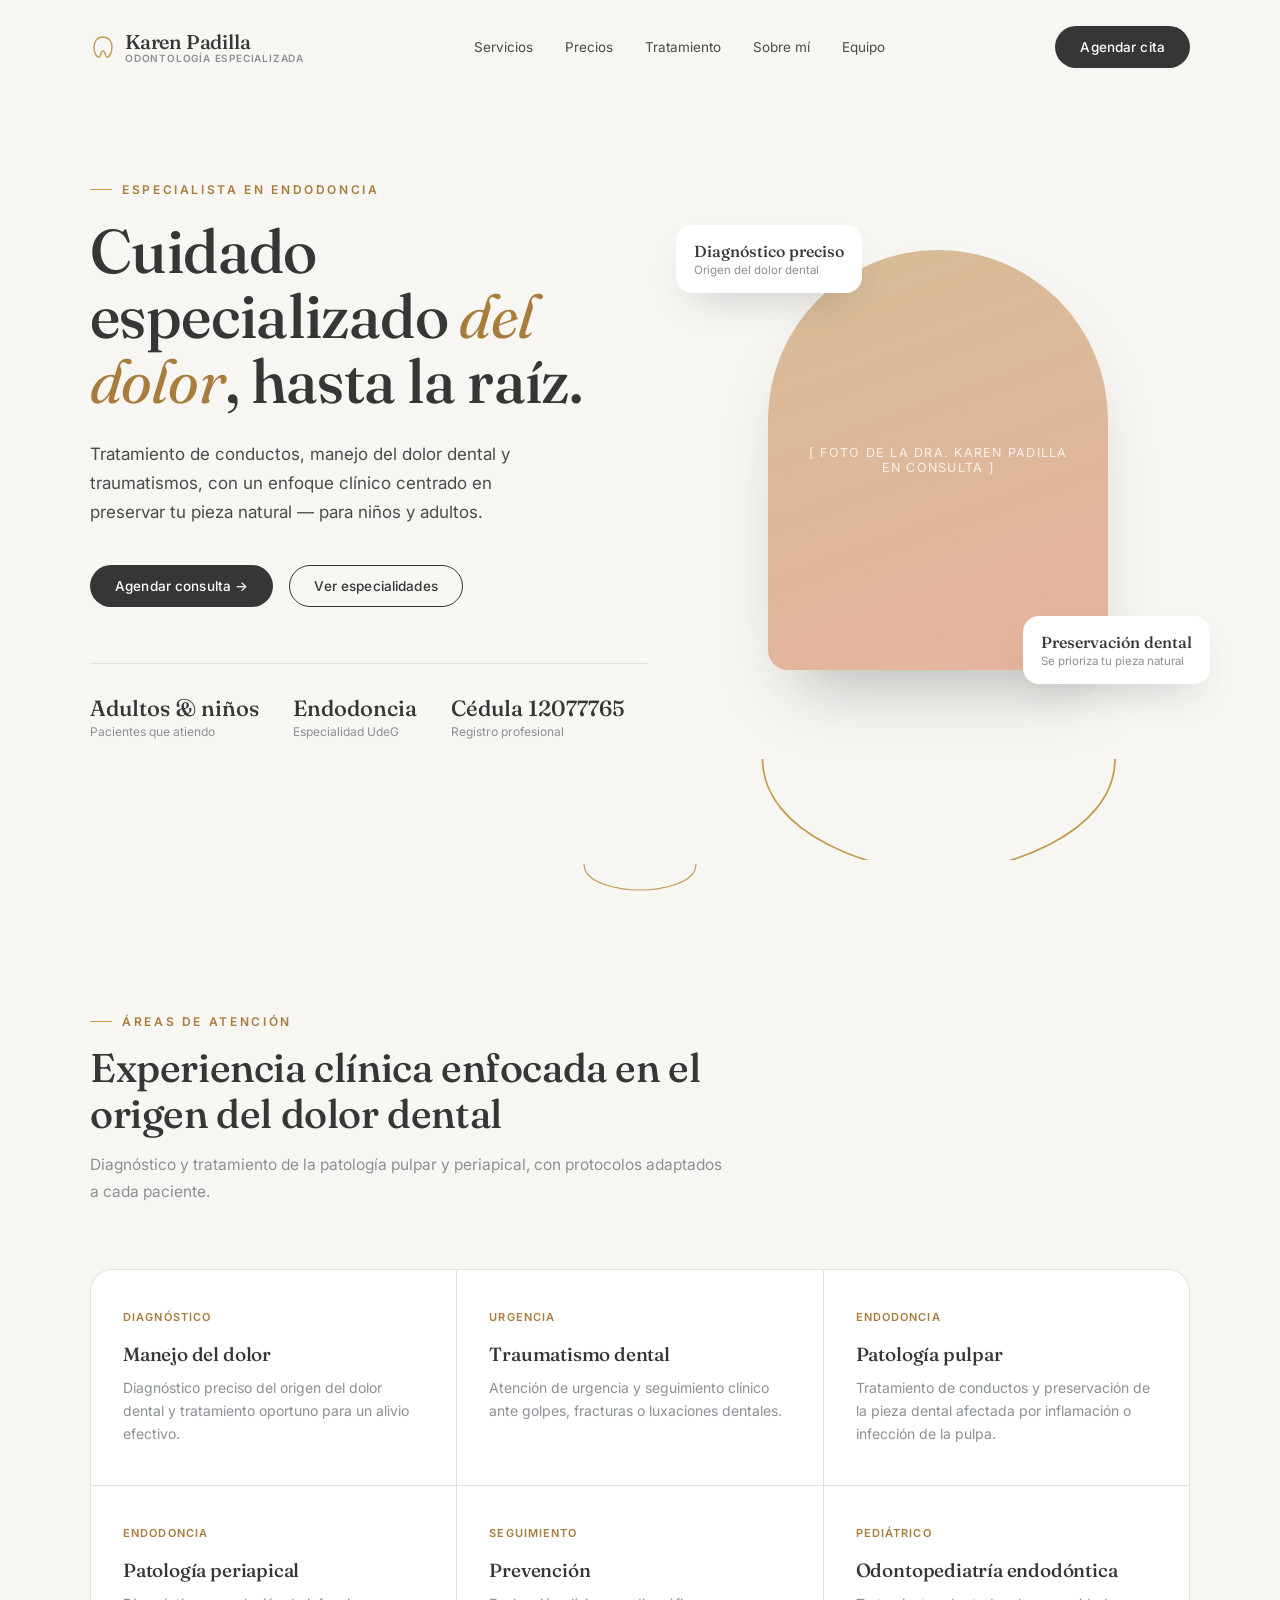
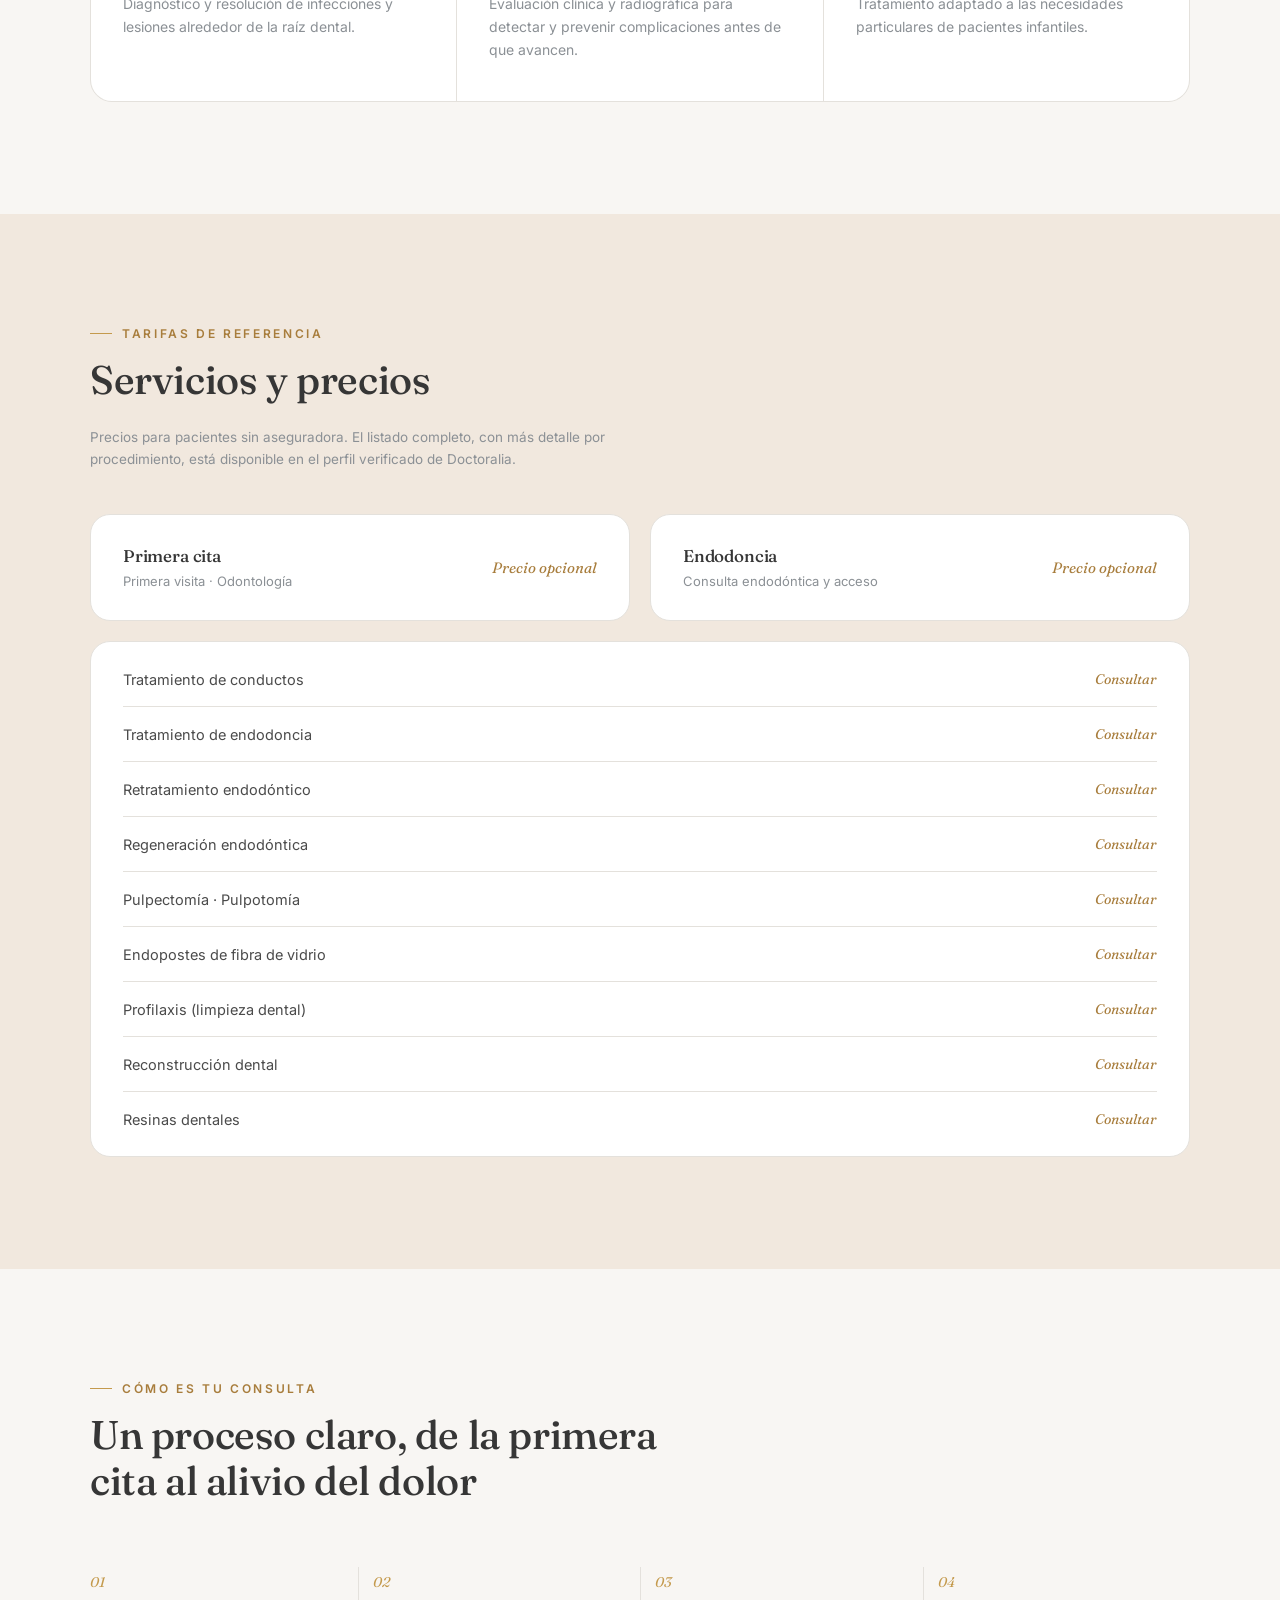
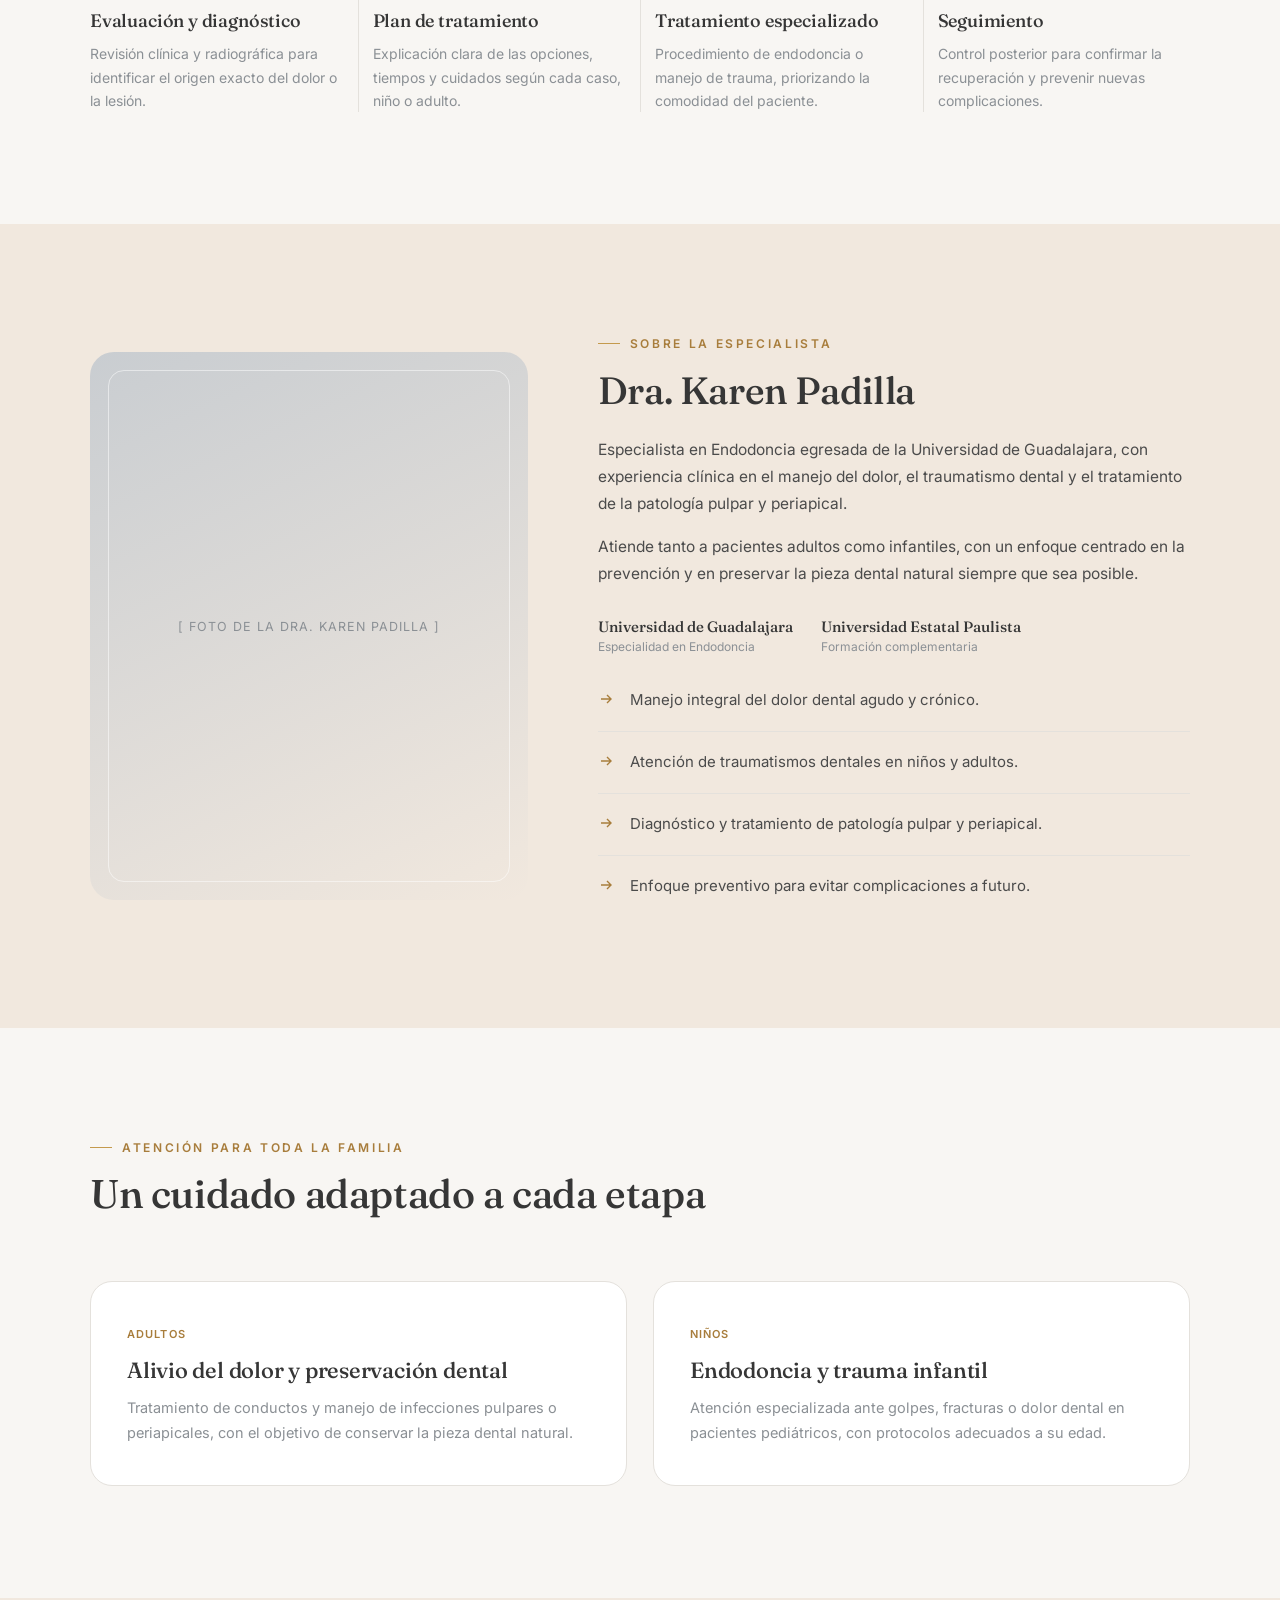
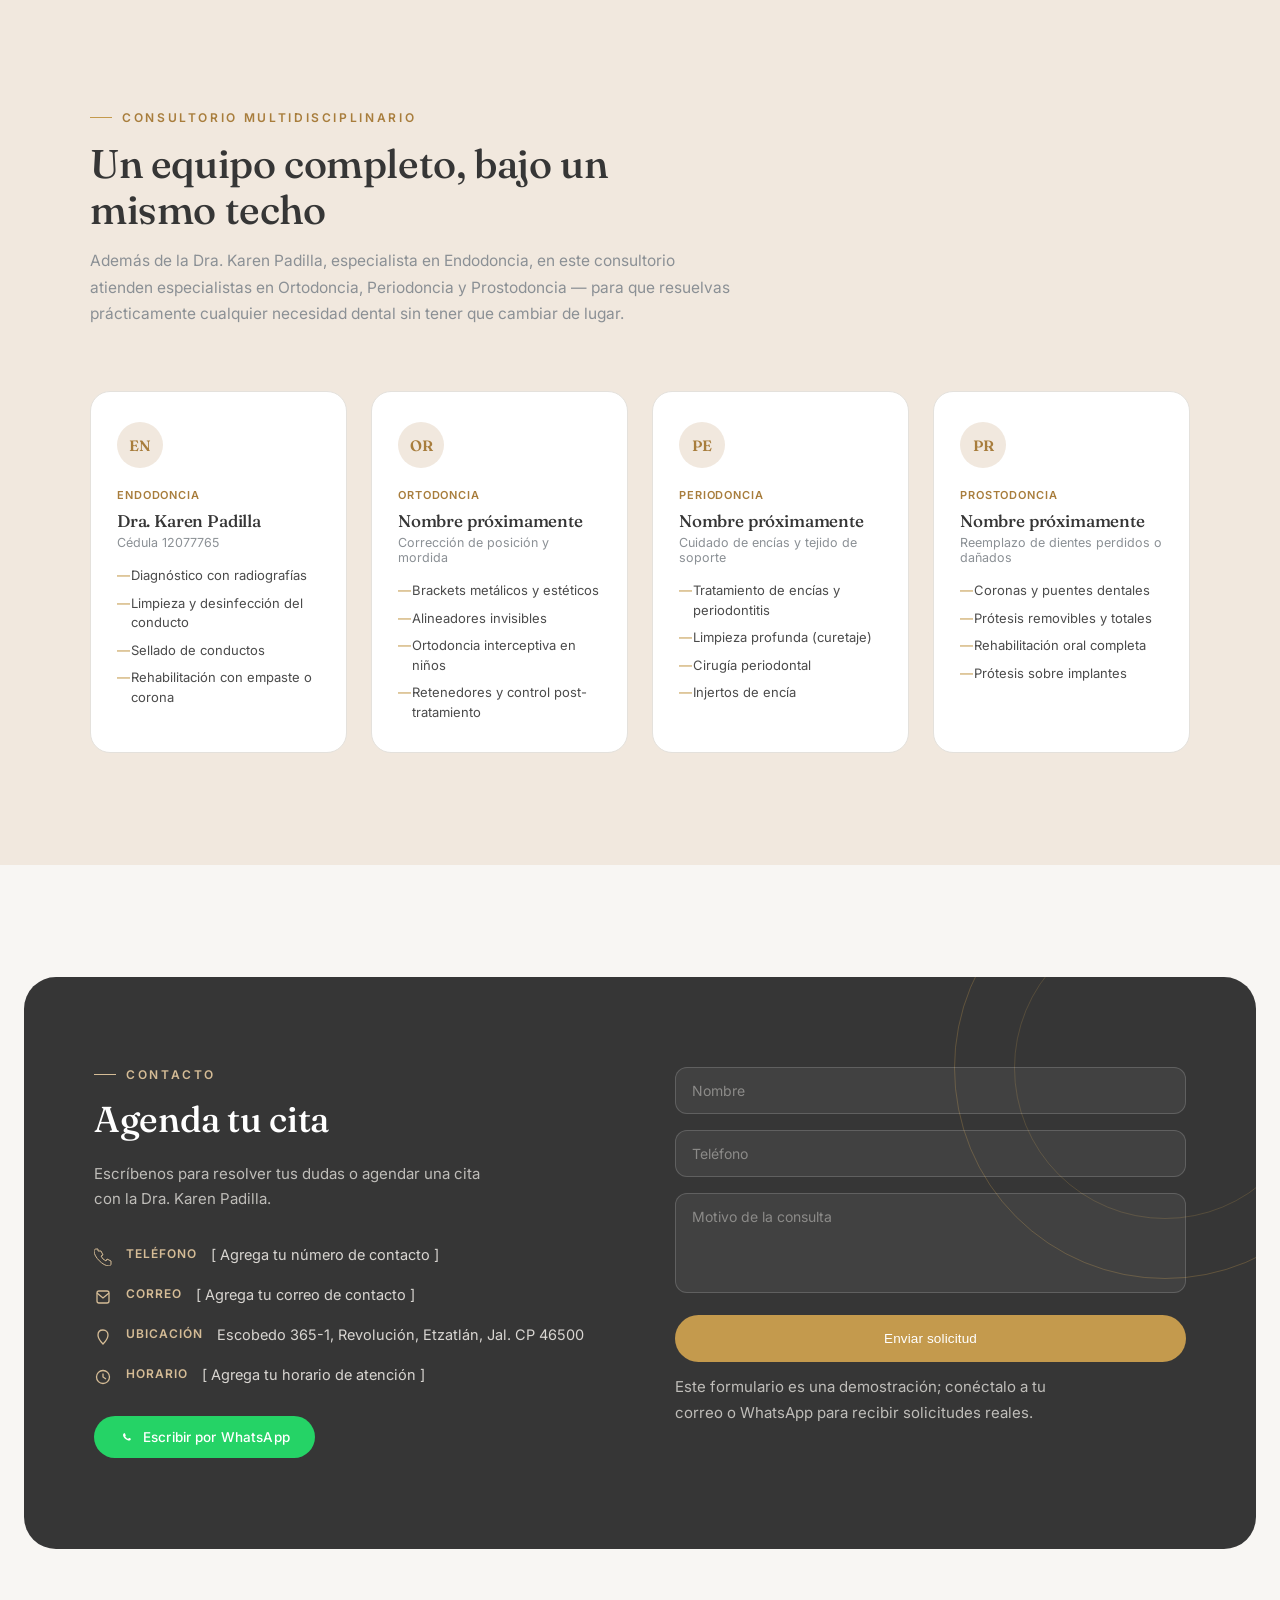
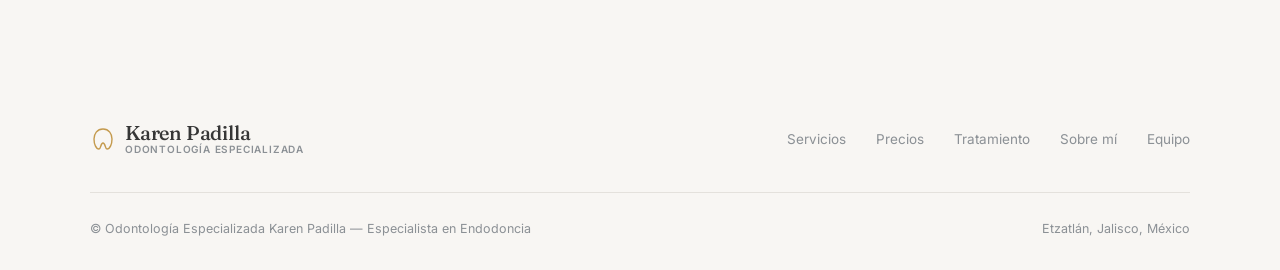
<file: index.html>
<!DOCTYPE html>
<html lang="es">
<head>
<meta charset="UTF-8">
<meta name="viewport" content="width=device-width, initial-scale=1.0">
<title>Karen Padilla — Odontología Especializada · Endodoncia</title>
<link rel="preconnect" href="https://fonts.googleapis.com">
<link href="https://fonts.googleapis.com/css2?family=Fraunces:ital,opsz,wght@0,9..144,300;0,9..144,400;0,9..144,500;0,9..144,600;1,9..144,400&family=Inter:wght@300;400;500;600&display=swap" rel="stylesheet">
<link rel="stylesheet" href="css/style.css">
</head>
<body>

<header id="siteHeader">
  <div class="wrap">
    <nav>
      <div class="logo">
        <svg viewBox="0 0 26 26" fill="none"><path d="M13 3 C7 3 4 8 4 13 C4 18 6 23 9 23 C11 23 10.5 17 13 17 C15.5 17 15 23 17 23 C20 23 22 18 22 13 C22 8 19 3 13 3 Z" stroke="#C49A4D" stroke-width="1.4"/></svg>
        <span>Karen Padilla<small>Odontología especializada</small></span>
      </div>
      <div class="nav-links">
        <a href="#servicios">Servicios</a>
        <a href="#precios">Precios</a>
        <a href="#proceso">Tratamiento</a>
        <a href="#sobre-mi">Sobre mí</a>
        <a href="equipo.html">Equipo</a>
      </div>
      <a href="#contacto" class="btn btn-primary">Agendar cita</a>
    </nav>
  </div>
</header>

<section class="hero">
  <div class="wrap hero-grid">
    <div>
      <div class="eyebrow">Especialista en endodoncia</div>
      <h1>Cuidado especializado <em>del dolor</em>, hasta la raíz.</h1>
      <p>Tratamiento de conductos, manejo del dolor dental y traumatismos, con un enfoque clínico centrado en preservar tu pieza natural — para niños y adultos.</p>
      <div class="hero-ctas">
        <a href="https://www.doctoralia.com.mx/karen-adriana-padilla-sanchez/dentista-odontologo/etzatlan" target="_blank" rel="noopener" class="btn btn-primary">Agendar consulta →</a>
        <a href="#servicios" class="btn btn-ghost">Ver especialidades</a>
      </div>
      <div class="hero-trust">
        <div><b>Adultos & niños</b><span>Pacientes que atiendo</span></div>
        <div><b>Endodoncia</b><span>Especialidad UdeG</span></div>
        <div><b>Cédula 12077765</b><span>Registro profesional</span></div>
      </div>
    </div>

    <div class="hero-visual">
      <svg class="smile-line" viewBox="0 0 400 560" preserveAspectRatio="xMidYMid meet">
        <path d="M 60 460 C 60 520 150 550 200 550 C 250 550 340 520 340 460" />
      </svg>
      <div class="arc-frame">
        <div class="arc-photo"><span>[ foto de la Dra. Karen Padilla en consulta ]</span></div>
      </div>
      <div class="arc-badge badge-1">
        <div><b>Diagnóstico preciso</b><span>Origen del dolor dental</span></div>
      </div>
      <div class="arc-badge badge-2">
        <div><b>Preservación dental</b><span>Se prioriza tu pieza natural</span></div>
      </div>
    </div>
  </div>
</section>

<div class="arc-divider">
  <svg viewBox="0 0 120 34"><path d="M4 4 C4 24 40 30 60 30 C80 30 116 24 116 4" stroke="#C49A4D" stroke-width="1.2" fill="none"/></svg>
</div>

<section id="servicios">
  <div class="wrap">
    <div class="section-head reveal">
      <div class="eyebrow">Áreas de atención</div>
      <h2>Experiencia clínica enfocada en el origen del dolor dental</h2>
      <p>Diagnóstico y tratamiento de la patología pulpar y periapical, con protocolos adaptados a cada paciente.</p>
    </div>

    <div class="treat-grid">
      <div class="treat-card reveal">
        <span class="treat-tag">Diagnóstico</span>
        <h3>Manejo del dolor</h3>
        <p>Diagnóstico preciso del origen del dolor dental y tratamiento oportuno para un alivio efectivo.</p>
      </div>
      <div class="treat-card reveal">
        <span class="treat-tag">Urgencia</span>
        <h3>Traumatismo dental</h3>
        <p>Atención de urgencia y seguimiento clínico ante golpes, fracturas o luxaciones dentales.</p>
      </div>
      <div class="treat-card reveal">
        <span class="treat-tag">Endodoncia</span>
        <h3>Patología pulpar</h3>
        <p>Tratamiento de conductos y preservación de la pieza dental afectada por inflamación o infección de la pulpa.</p>
      </div>
      <div class="treat-card reveal">
        <span class="treat-tag">Endodoncia</span>
        <h3>Patología periapical</h3>
        <p>Diagnóstico y resolución de infecciones y lesiones alrededor de la raíz dental.</p>
      </div>
      <div class="treat-card reveal">
        <span class="treat-tag">Seguimiento</span>
        <h3>Prevención</h3>
        <p>Evaluación clínica y radiográfica para detectar y prevenir complicaciones antes de que avancen.</p>
      </div>
      <div class="treat-card reveal">
        <span class="treat-tag">Pediátrico</span>
        <h3>Odontopediatría endodóntica</h3>
        <p>Tratamiento adaptado a las necesidades particulares de pacientes infantiles.</p>
      </div>
    </div>
  </div>
</section>

<section class="bg-deep" id="precios">
  <div class="wrap">
    <div class="section-head reveal">
      <div class="eyebrow">Tarifas de referencia</div>
      <h2>Servicios y precios</h2>
    </div>
    <p class="price-note reveal">Precios para pacientes sin aseguradora. El listado completo, con más detalle por procedimiento, está disponible en el perfil verificado de Doctoralia.</p>

    <div class="price-highlight reveal">
      <div class="price-card">
        <div><h3>Primera cita</h3><span>Primera visita · Odontología</span></div>
        <div class="price-tag">Precio opcional</div>
      </div>
      <div class="price-card">
        <div><h3>Endodoncia</h3><span>Consulta endodóntica y acceso</span></div>
        <div class="price-tag">Precio opcional</div>
      </div>
    </div>

    <div class="price-list reveal">
      <div class="price-row"><p>Tratamiento de conductos</p><span>Consultar</span></div>
      <div class="price-row"><p>Tratamiento de endodoncia</p><span>Consultar</span></div>
      <div class="price-row"><p>Retratamiento endodóntico</p><span>Consultar</span></div>
      <div class="price-row"><p>Regeneración endodóntica</p><span>Consultar</span></div>
      <div class="price-row"><p>Pulpectomía · Pulpotomía</p><span>Consultar</span></div>
      <div class="price-row"><p>Endopostes de fibra de vidrio</p><span>Consultar</span></div>
      <div class="price-row"><p>Profilaxis (limpieza dental)</p><span>Consultar</span></div>
      <div class="price-row"><p>Reconstrucción dental</p><span>Consultar</span></div>
      <div class="price-row"><p>Resinas dentales</p><span>Consultar</span></div>
    </div>
  </div>
</section>

<section id="proceso">
  <div class="wrap">
    <div class="section-head reveal">
      <div class="eyebrow">Cómo es tu consulta</div>
      <h2>Un proceso claro, de la primera cita al alivio del dolor</h2>
    </div>
    <div class="process-grid">
      <div class="process-step reveal">
        <div class="process-line"></div>
        <span class="process-num">01</span>
        <h3>Evaluación y diagnóstico</h3>
        <p>Revisión clínica y radiográfica para identificar el origen exacto del dolor o la lesión.</p>
      </div>
      <div class="process-step reveal">
        <div class="process-line"></div>
        <span class="process-num">02</span>
        <h3>Plan de tratamiento</h3>
        <p>Explicación clara de las opciones, tiempos y cuidados según cada caso, niño o adulto.</p>
      </div>
      <div class="process-step reveal">
        <div class="process-line"></div>
        <span class="process-num">03</span>
        <h3>Tratamiento especializado</h3>
        <p>Procedimiento de endodoncia o manejo de trauma, priorizando la comodidad del paciente.</p>
      </div>
      <div class="process-step reveal">
        <div class="process-line"></div>
        <span class="process-num">04</span>
        <h3>Seguimiento</h3>
        <p>Control posterior para confirmar la recuperación y prevenir nuevas complicaciones.</p>
      </div>
    </div>
  </div>
</section>

<section class="bg-deep" id="sobre-mi">
  <div class="wrap">
    <div class="why-grid">
      <div class="why-photo reveal">[ foto de la Dra. Karen Padilla ]</div>
      <div>
        <div class="eyebrow reveal">Sobre la especialista</div>
        <h2 class="reveal" style="font-size:clamp(28px,3.2vw,38px); margin:16px 0 22px;">Dra. Karen Padilla</h2>
        <p class="reveal" style="font-size:15.5px; color:var(--ink); line-height:1.75; margin-bottom:16px;">Especialista en Endodoncia egresada de la Universidad de Guadalajara, con experiencia clínica en el manejo del dolor, el traumatismo dental y el tratamiento de la patología pulpar y periapical.</p>
        <p class="reveal" style="font-size:15.5px; color:var(--ink); line-height:1.75; margin-bottom:10px;">Atiende tanto a pacientes adultos como infantiles, con un enfoque centrado en la prevención y en preservar la pieza dental natural siempre que sea posible.</p>

        <div class="credential-row reveal">
          <div class="credential"><b>Universidad de Guadalajara</b><span>Especialidad en Endodoncia</span></div>
          <div class="credential"><b>Universidad Estatal Paulista</b><span>Formación complementaria</span></div>
        </div>

        <div class="why-list" style="margin-top:34px;">
          <div class="why-item reveal">
            <svg width="16" height="16" viewBox="0 0 16 16" fill="none"><path d="M3 8h10M9 4l4 4-4 4" stroke="#A87D3C" stroke-width="1.4"/></svg>
            <p>Manejo integral del dolor dental agudo y crónico.</p>
          </div>
          <div class="why-item reveal">
            <svg width="16" height="16" viewBox="0 0 16 16" fill="none"><path d="M3 8h10M9 4l4 4-4 4" stroke="#A87D3C" stroke-width="1.4"/></svg>
            <p>Atención de traumatismos dentales en niños y adultos.</p>
          </div>
          <div class="why-item reveal">
            <svg width="16" height="16" viewBox="0 0 16 16" fill="none"><path d="M3 8h10M9 4l4 4-4 4" stroke="#A87D3C" stroke-width="1.4"/></svg>
            <p>Diagnóstico y tratamiento de patología pulpar y periapical.</p>
          </div>
          <div class="why-item reveal">
            <svg width="16" height="16" viewBox="0 0 16 16" fill="none"><path d="M3 8h10M9 4l4 4-4 4" stroke="#A87D3C" stroke-width="1.4"/></svg>
            <p>Enfoque preventivo para evitar complicaciones a futuro.</p>
          </div>
        </div>
      </div>
    </div>
  </div>
</section>

<section>
  <div class="wrap">
    <div class="section-head reveal">
      <div class="eyebrow">Atención para toda la familia</div>
      <h2>Un cuidado adaptado a cada etapa</h2>
    </div>
    <div class="family-grid">
      <div class="family-card reveal">
        <span class="family-tag">Adultos</span>
        <h3>Alivio del dolor y preservación dental</h3>
        <p>Tratamiento de conductos y manejo de infecciones pulpares o periapicales, con el objetivo de conservar la pieza dental natural.</p>
      </div>
      <div class="family-card reveal">
        <span class="family-tag">Niños</span>
        <h3>Endodoncia y trauma infantil</h3>
        <p>Atención especializada ante golpes, fracturas o dolor dental en pacientes pediátricos, con protocolos adecuados a su edad.</p>
      </div>
    </div>
  </div>
</section>

<section class="bg-deep" id="equipo">
  <div class="wrap">
    <div class="section-head reveal">
      <div class="eyebrow">Consultorio multidisciplinario</div>
      <h2>Un equipo completo, bajo un mismo techo</h2>
      <p>Además de la Dra. Karen Padilla, especialista en Endodoncia, en este consultorio atienden especialistas en Ortodoncia, Periodoncia y Prostodoncia — para que resuelvas prácticamente cualquier necesidad dental sin tener que cambiar de lugar.</p>
    </div>
    <div class="team-grid">
      <div class="team-card reveal">
        <div class="team-initials">EN</div>
        <span class="team-role">Endodoncia</span>
        <h3>Dra. Karen Padilla</h3>
        <span class="team-sub">Cédula 12077765</span>
        <ul>
          <li>Diagnóstico con radiografías</li>
          <li>Limpieza y desinfección del conducto</li>
          <li>Sellado de conductos</li>
          <li>Rehabilitación con empaste o corona</li>
        </ul>
      </div>
      <div class="team-card reveal">
        <div class="team-initials">OR</div>
        <span class="team-role">Ortodoncia</span>
        <h3>Nombre próximamente</h3>
        <span class="team-sub">Corrección de posición y mordida</span>
        <ul>
          <li>Brackets metálicos y estéticos</li>
          <li>Alineadores invisibles</li>
          <li>Ortodoncia interceptiva en niños</li>
          <li>Retenedores y control post-tratamiento</li>
        </ul>
      </div>
      <div class="team-card reveal">
        <div class="team-initials">PE</div>
        <span class="team-role">Periodoncia</span>
        <h3>Nombre próximamente</h3>
        <span class="team-sub">Cuidado de encías y tejido de soporte</span>
        <ul>
          <li>Tratamiento de encías y periodontitis</li>
          <li>Limpieza profunda (curetaje)</li>
          <li>Cirugía periodontal</li>
          <li>Injertos de encía</li>
        </ul>
      </div>
      <div class="team-card reveal">
        <div class="team-initials">PR</div>
        <span class="team-role">Prostodoncia</span>
        <h3>Nombre próximamente</h3>
        <span class="team-sub">Reemplazo de dientes perdidos o dañados</span>
        <ul>
          <li>Coronas y puentes dentales</li>
          <li>Prótesis removibles y totales</li>
          <li>Rehabilitación oral completa</li>
          <li>Prótesis sobre implantes</li>
        </ul>
      </div>
    </div>
  </div>
</section>

<section id="contacto">
  <div class="contact">
    <div class="contact-grid">
      <div>
        <div class="eyebrow">Contacto</div>
        <h2>Agenda tu cita</h2>
        <p>Escríbenos para resolver tus dudas o agendar una cita con la Dra. Karen Padilla.</p>
        <div class="contact-info">
          <div><svg width="18" height="18" viewBox="0 0 18 18" fill="none" style="margin-top:2px;flex:none;"><path d="M4 3h3l2 4-2 1a10 10 0 0 0 5 5l1-2 4 2v3c0 1-1 2-2 2C9 18 0 9 0 3c0-1 1-2 2-2h2z" stroke="#D5BC96" stroke-width="1"/></svg><div><b>Teléfono</b>[ Agrega tu número de contacto ]</div></div>
          <div><svg width="18" height="18" viewBox="0 0 18 18" fill="none" style="margin-top:2px;flex:none;"><path d="M3 5l6 5 6-5" stroke="#D5BC96" stroke-width="1.3"/><rect x="3" y="3" width="12" height="12" rx="2" stroke="#D5BC96" stroke-width="1.3"/></svg><div><b>Correo</b>[ Agrega tu correo de contacto ]</div></div>
          <div><svg width="18" height="18" viewBox="0 0 18 18" fill="none" style="margin-top:2px;flex:none;"><path d="M9 2c-3 0-5 2-5 5 0 4 5 9 5 9s5-5 5-9c0-3-2-5-5-5z" stroke="#D5BC96" stroke-width="1.3"/></svg><div><b>Ubicación</b>Escobedo 365-1, Revolución, Etzatlán, Jal. CP 46500</div></div>
          <div><svg width="18" height="18" viewBox="0 0 18 18" fill="none" style="margin-top:2px;flex:none;"><circle cx="9" cy="9" r="6.5" stroke="#D5BC96" stroke-width="1.3"/><path d="M9 5.5V9l3 2" stroke="#D5BC96" stroke-width="1.3"/></svg><div><b>Horario</b>[ Agrega tu horario de atención ]</div></div>
        </div>
        <a href="https://wa.me/NUMERO_AQUI" target="_blank" rel="noopener" class="btn wa-btn">
          <svg width="16" height="16" viewBox="0 0 24 24" fill="#fff"><path d="M12 2C6.5 2 2 6.5 2 12c0 1.8.5 3.5 1.3 5L2 22l5.2-1.4c1.4.8 3.1 1.2 4.8 1.2 5.5 0 10-4.5 10-10S17.5 2 12 2z" opacity="0"/><path d="M17.5 14.4c-.3-.2-1.7-.9-2-1-.3-.1-.5-.1-.7.1-.2.3-.7 1-.9 1.2-.2.2-.3.2-.6.1-.3-.2-1.2-.5-2.3-1.5-.9-.8-1.4-1.7-1.6-2-.2-.3 0-.5.1-.6.1-.1.3-.3.4-.5.1-.1.2-.3.2-.5.1-.2 0-.4 0-.5-.1-.1-.7-1.6-.9-2.2-.2-.6-.5-.5-.7-.5h-.6c-.2 0-.5.1-.8.4-.3.3-1 1-1 2.4s1 2.8 1.2 3c.2.2 2 3.1 4.9 4.3.7.3 1.2.5 1.6.6.7.2 1.3.2 1.8.1.5-.1 1.7-.7 1.9-1.3.2-.7.2-1.2.2-1.3-.1-.1-.3-.2-.6-.3z"/></svg>
          Escribir por WhatsApp
        </a>
      </div>
      <form class="form" onsubmit="event.preventDefault();">
        <input type="text" placeholder="Nombre" required>
        <input type="tel" placeholder="Teléfono" required>
        <textarea placeholder="Motivo de la consulta"></textarea>
        <button class="btn btn-primary" type="submit">Enviar solicitud</button>
        <p class="form-note">Este formulario es una demostración; conéctalo a tu correo o WhatsApp para recibir solicitudes reales.</p>
      </form>
    </div>
  </div>
</section>

<footer>
  <div class="wrap">
    <div class="foot-grid">
      <div class="logo">
        <svg viewBox="0 0 26 26" fill="none"><path d="M13 3 C7 3 4 8 4 13 C4 18 6 23 9 23 C11 23 10.5 17 13 17 C15.5 17 15 23 17 23 C20 23 22 18 22 13 C22 8 19 3 13 3 Z" stroke="#C49A4D" stroke-width="1.4"/></svg>
        <span>Karen Padilla<small>Odontología especializada</small></span>
      </div>
      <div class="foot-links">
        <a href="#servicios">Servicios</a>
        <a href="#precios">Precios</a>
        <a href="#proceso">Tratamiento</a>
        <a href="#sobre-mi">Sobre mí</a>
        <a href="equipo.html">Equipo</a>
      </div>
    </div>
    <div class="foot-bottom">
      <span>© Odontología Especializada Karen Padilla — Especialista en Endodoncia</span>
      <span>Etzatlán, Jalisco, México</span>
    </div>
  </div>
</footer>

<script src="js/script.js"></script>

</body>
</html>
</file>
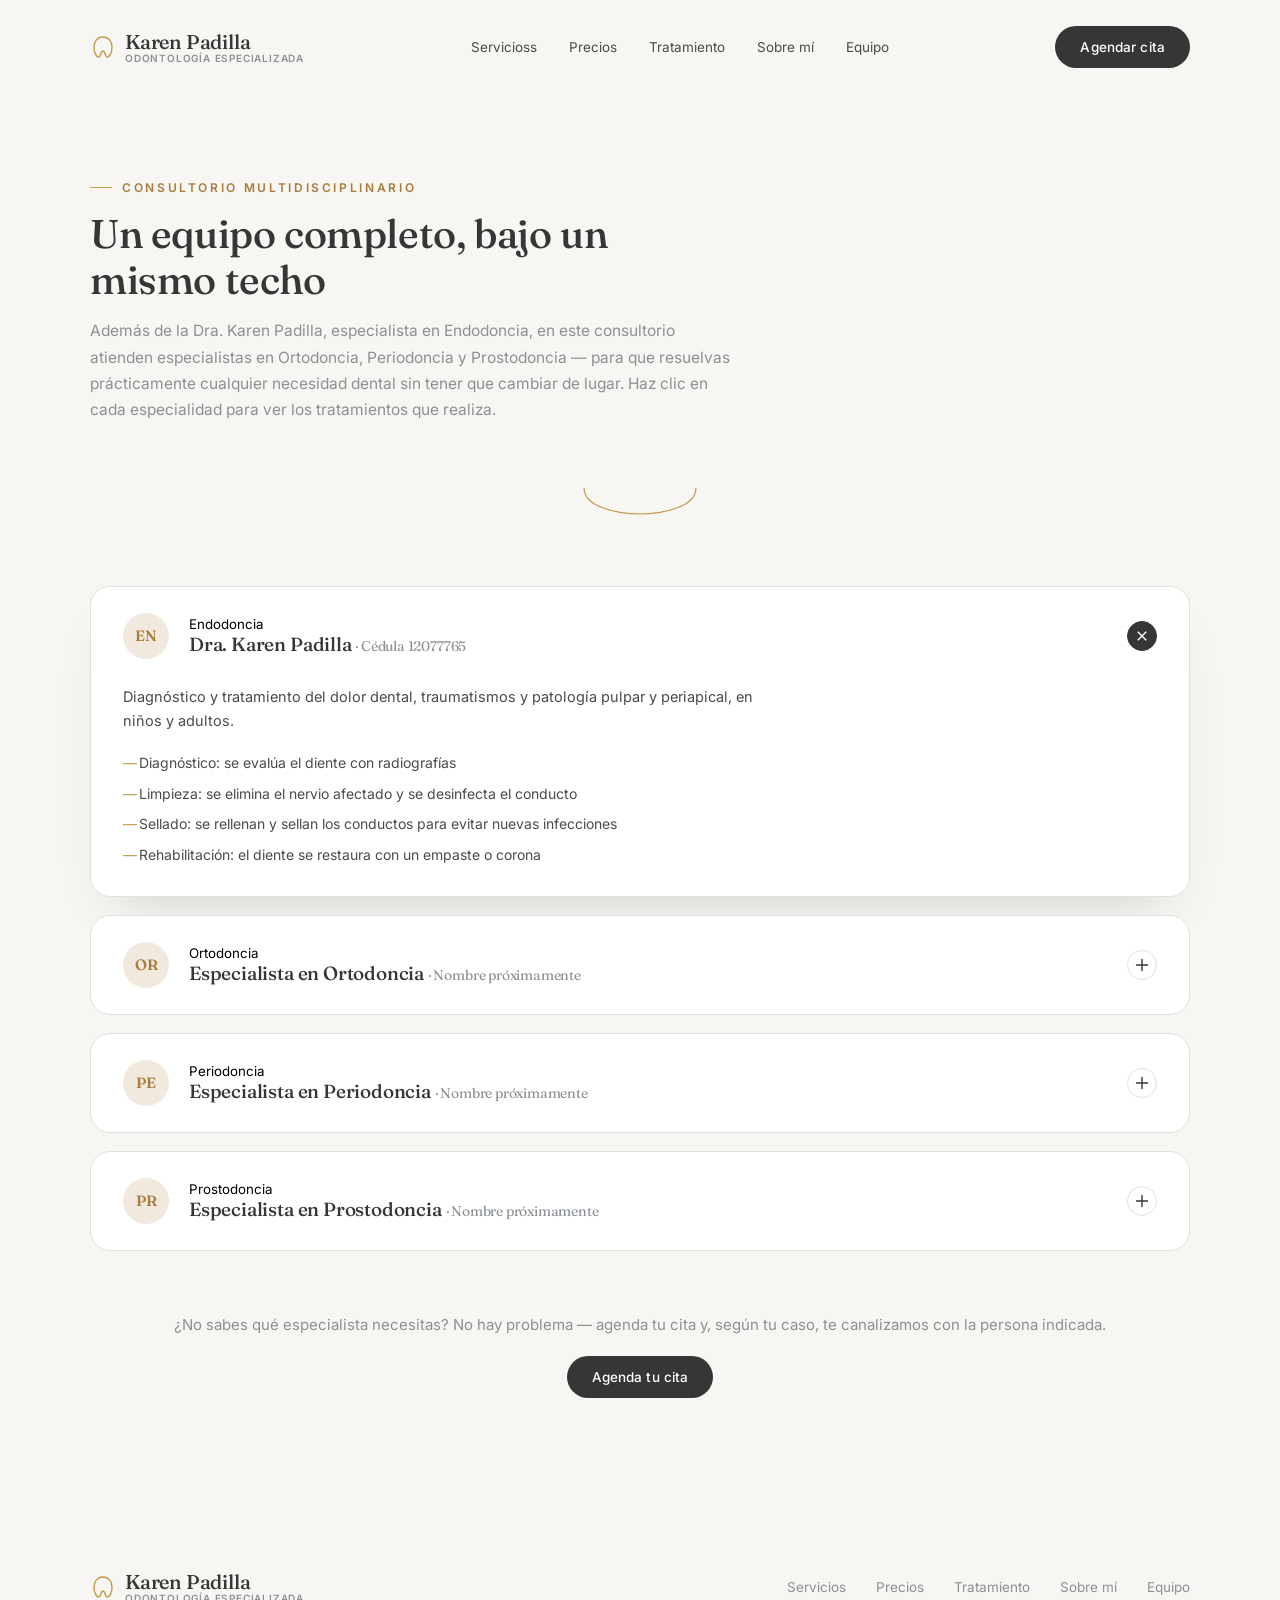
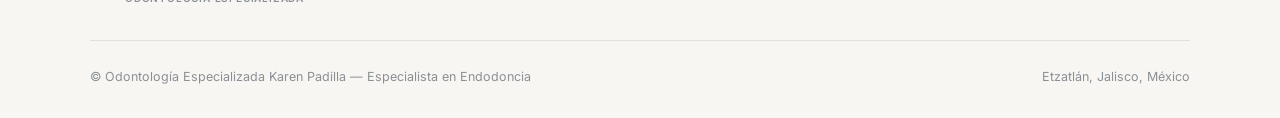
<file: equipo.html>
<!DOCTYPE html>
<html lang="es">
<head>
<meta charset="UTF-8">
<meta name="viewport" content="width=device-width, initial-scale=1.0">
<title>Nuestro Equipo — Karen Padilla Odontología Especializada</title>
<link rel="preconnect" href="https://fonts.googleapis.com">
<link href="https://fonts.googleapis.com/css2?family=Fraunces:ital,opsz,wght@0,9..144,300;0,9..144,400;0,9..144,500;0,9..144,600;1,9..144,400&family=Inter:wght@300;400;500;600&display=swap" rel="stylesheet">
<link rel="stylesheet" href="css/style.css">
</head>
<body>

<header id="siteHeader">
  <div class="wrap">
    <nav>
      <a href="index.html" class="logo">
        <svg viewBox="0 0 26 26" fill="none"><path d="M13 3 C7 3 4 8 4 13 C4 18 6 23 9 23 C11 23 10.5 17 13 17 C15.5 17 15 23 17 23 C20 23 22 18 22 13 C22 8 19 3 13 3 Z" stroke="#C49A4D" stroke-width="1.4"/></svg>
        <span>Karen Padilla<small>Odontología especializada</small></span>
      </a>
      <div class="nav-links">
        <a href="index.html#servicios">Servicioss</a>
        <a href="index.html#precios">Precios</a>
        <a href="index.html#proceso">Tratamiento</a>
        <a href="index.html#sobre-mi">Sobre mí</a>
        <a href="equipo.html">Equipo</a>
      </div>
      <a href="index.html#contacto" class="btn btn-primary">Agendar cita</a>
    </nav>
  </div>
</header>

<section class="team-page-hero">
  <div class="wrap">
    <div class="section-head reveal">
      <div class="eyebrow">Consultorio multidisciplinario</div>
      <h2>Un equipo completo, bajo un mismo techo</h2>
      <p>Además de la Dra. Karen Padilla, especialista en Endodoncia, en este consultorio atienden especialistas en Ortodoncia, Periodoncia y Prostodoncia — para que resuelvas prácticamente cualquier necesidad dental sin tener que cambiar de lugar. Haz clic en cada especialidad para ver los tratamientos que realiza.</p>
    </div>
  </div>
</section>

<div class="arc-divider">
  <svg viewBox="0 0 120 34"><path d="M4 4 C4 24 40 30 60 30 C80 30 116 24 116 4" stroke="#C49A4D" stroke-width="1.2" fill="none"/></svg>
</div>

<section style="padding-top:60px;">
  <div class="wrap">
    <div class="accordion">

      <div class="acc-item open reveal">
        <button class="acc-head">
          <div class="team-initials">EN</div>
          <div class="acc-head-text">
            <span class="team-role">Endodoncia</span>
            <h3>Dra. Karen Padilla <span style="color:var(--ink-soft); font-weight:400; font-size:14px;">· Cédula 12077765</span></h3>
          </div>
          <div class="acc-toggle"><svg width="14" height="14" viewBox="0 0 14 14"><path d="M7 1v12M1 7h12" stroke="#363636" stroke-width="1.4"/></svg></div>
        </button>
        <div class="acc-body">
          <div class="acc-body-inner">
            <p>Diagnóstico y tratamiento del dolor dental, traumatismos y patología pulpar y periapical, en niños y adultos.</p>
            <ul>
              <li>Diagnóstico: se evalúa el diente con radiografías</li>
              <li>Limpieza: se elimina el nervio afectado y se desinfecta el conducto</li>
              <li>Sellado: se rellenan y sellan los conductos para evitar nuevas infecciones</li>
              <li>Rehabilitación: el diente se restaura con un empaste o corona</li>
            </ul>
          </div>
        </div>
      </div>

      <div class="acc-item reveal">
        <button class="acc-head">
          <div class="team-initials">OR</div>
          <div class="acc-head-text">
            <span class="team-role">Ortodoncia</span>
            <h3>Especialista en Ortodoncia <span style="color:var(--ink-soft); font-weight:400; font-size:14px;">· Nombre próximamente</span></h3>
          </div>
          <div class="acc-toggle"><svg width="14" height="14" viewBox="0 0 14 14"><path d="M7 1v12M1 7h12" stroke="#363636" stroke-width="1.4"/></svg></div>
        </button>
        <div class="acc-body">
          <div class="acc-body-inner">
            <p>Corrección de la posición de los dientes y la mordida, para niños y adultos.</p>
            <ul>
              <li>Brackets metálicos y estéticos</li>
              <li>Alineadores invisibles</li>
              <li>Ortodoncia interceptiva en niños</li>
              <li>Retenedores y control post-tratamiento</li>
            </ul>
          </div>
        </div>
      </div>

      <div class="acc-item reveal">
        <button class="acc-head">
          <div class="team-initials">PE</div>
          <div class="acc-head-text">
            <span class="team-role">Periodoncia</span>
            <h3>Especialista en Periodoncia <span style="color:var(--ink-soft); font-weight:400; font-size:14px;">· Nombre próximamente</span></h3>
          </div>
          <div class="acc-toggle"><svg width="14" height="14" viewBox="0 0 14 14"><path d="M7 1v12M1 7h12" stroke="#363636" stroke-width="1.4"/></svg></div>
        </button>
        <div class="acc-body">
          <div class="acc-body-inner">
            <p>Cuidado de las encías y los tejidos que sostienen al diente.</p>
            <ul>
              <li>Tratamiento de encías y periodontitis</li>
              <li>Limpieza profunda (curetaje)</li>
              <li>Cirugía periodontal</li>
              <li>Injertos de encía</li>
            </ul>
          </div>
        </div>
      </div>

      <div class="acc-item reveal">
        <button class="acc-head">
          <div class="team-initials">PR</div>
          <div class="acc-head-text">
            <span class="team-role">Prostodoncia</span>
            <h3>Especialista en Prostodoncia <span style="color:var(--ink-soft); font-weight:400; font-size:14px;">· Nombre próximamente</span></h3>
          </div>
          <div class="acc-toggle"><svg width="14" height="14" viewBox="0 0 14 14"><path d="M7 1v12M1 7h12" stroke="#363636" stroke-width="1.4"/></svg></div>
        </button>
        <div class="acc-body">
          <div class="acc-body-inner">
            <p>Reemplazo y restauración de dientes perdidos o dañados.</p>
            <ul>
              <li>Coronas y puentes dentales</li>
              <li>Prótesis removibles y totales</li>
              <li>Rehabilitación oral completa</li>
              <li>Prótesis sobre implantes</li>
            </ul>
          </div>
        </div>
      </div>

    </div>

    <div class="team-cta reveal">
      <p>¿No sabes qué especialista necesitas? No hay problema — agenda tu cita y, según tu caso, te canalizamos con la persona indicada.</p>
      <a href="index.html#contacto" class="btn btn-primary">Agenda tu cita</a>
    </div>
  </div>
</section>

<footer>
  <div class="wrap">
    <div class="foot-grid">
      <a href="index.html" class="logo">
        <svg viewBox="0 0 26 26" fill="none"><path d="M13 3 C7 3 4 8 4 13 C4 18 6 23 9 23 C11 23 10.5 17 13 17 C15.5 17 15 23 17 23 C20 23 22 18 22 13 C22 8 19 3 13 3 Z" stroke="#C49A4D" stroke-width="1.4"/></svg>
        <span>Karen Padilla<small>Odontología especializada</small></span>
      </a>
      <div class="foot-links">
        <a href="index.html#servicios">Servicios</a>
        <a href="index.html#precios">Precios</a>
        <a href="index.html#proceso">Tratamiento</a>
        <a href="index.html#sobre-mi">Sobre mí</a>
        <a href="equipo.html">Equipo</a>
      </div>
    </div>
    <div class="foot-bottom">
      <span>© Odontología Especializada Karen Padilla — Especialista en Endodoncia</span>
      <span>Etzatlán, Jalisco, México</span>
    </div>
  </div>
</footer>

<script src="js/script.js"></script>
</body>
</html>
</file>
<file: css/style.css>
:root{
    --bg: #F8F6F3;
    --bg-deep: #F1E8DE;
    --bg-card: #FFFFFF;
    --ink: #4B4B4B;
    --ink-soft: #8B9095;
    --clay: #C49A4D;
    --clay-deep: #A87D3C;
    --pine: #4B4B4B;
    --pine-deep: #363636;
    --gold: #C49A4D;
    --rose: #E7B39E;
    --wood: #D5BC96;
    --marble: #C9CDD1;
    --line: #E4E1DC;
  }

  *{margin:0;padding:0;box-sizing:border-box;}
  html{scroll-behavior:smooth;}
  body{
    background:var(--bg);
    color:var(--ink);
    font-family:'Inter',sans-serif;
    font-weight:400;
    overflow-x:hidden;
    -webkit-font-smoothing:antialiased;
  }
  ::selection{background:var(--clay);color:#fff;}

  h1,h2,h3,.serif{
    font-family:'Fraunces', serif;
    font-weight:500;
    color:var(--pine-deep);
    letter-spacing:-0.01em;
  }

  .eyebrow{
    font-family:'Inter',sans-serif;
    font-size:12px;
    letter-spacing:0.22em;
    text-transform:uppercase;
    color:var(--clay-deep);
    font-weight:600;
    display:flex;
    align-items:center;
    gap:10px;
  }
  .eyebrow::before{
    content:'';
    width:22px;height:1px;
    background:var(--clay);
    display:inline-block;
  }

  a{color:inherit;text-decoration:none;}
  img,svg{display:block;max-width:100%;}

  .wrap{max-width:1180px; margin:0 auto; padding:0 40px;}

  .reveal{opacity:0; transform:translateY(28px); transition:opacity .9s cubic-bezier(.16,1,.3,1), transform .9s cubic-bezier(.16,1,.3,1);}
  .reveal.in{opacity:1; transform:translateY(0);}
  @media (prefers-reduced-motion: reduce){ .reveal{opacity:1;transform:none;transition:none;} }

  /* ---------- nav ---------- */
  header{position:fixed; top:0; left:0; right:0; z-index:100; padding:26px 0; transition:padding .4s ease, background .4s ease, box-shadow .4s ease;}
  header.scrolled{padding:16px 0; background:rgba(248,246,243,0.9); backdrop-filter:blur(14px); box-shadow:0 1px 0 var(--line);}
  nav{display:flex; align-items:center; justify-content:space-between;}
  .logo{font-family:'Fraunces',serif; font-size:20px; font-weight:500; color:var(--pine-deep); display:flex; align-items:center; gap:9px; letter-spacing:-0.01em; line-height:1.15;}
  .logo svg{width:26px;height:26px; flex:none;}
  .logo small{display:block; font-family:'Inter',sans-serif; font-size:10px; letter-spacing:0.08em; text-transform:uppercase; color:var(--ink-soft); font-weight:600;}
  .nav-links{display:flex; gap:32px; align-items:center; font-size:13.5px; color:var(--ink);}
  .nav-links a{position:relative; padding:4px 0;}
  .nav-links a::after{content:''; position:absolute; left:0; bottom:0; width:0; height:1px; background:var(--clay); transition:width .35s ease;}
  .nav-links a:hover::after{width:100%;}
  .btn{display:inline-flex; align-items:center; gap:8px; padding:12px 24px; border-radius:100px; font-size:13.5px; font-weight:500; letter-spacing:0.01em; cursor:pointer; border:1px solid transparent; transition:transform .35s cubic-bezier(.16,1,.3,1), box-shadow .35s ease, background .35s ease, color .35s ease;}
  .btn-primary{background:var(--pine-deep); color:#fff;}
  .btn-primary:hover{background:var(--clay-deep); transform:translateY(-2px); box-shadow:0 10px 24px -8px rgba(196,154,77,0.55);}
  .btn-ghost{border-color:var(--pine-deep); color:var(--pine-deep);}
  .btn-ghost:hover{background:var(--pine-deep); color:#fff; transform:translateY(-2px);}

  /* ---------- hero ---------- */
  .hero{position:relative; padding:180px 0 120px; overflow:hidden;}
  .hero-grid{display:grid; grid-template-columns:1.05fr 0.95fr; gap:40px; align-items:center;}
  .hero h1{font-size:clamp(38px, 4.8vw, 62px); line-height:1.06; margin:22px 0 26px;}
  .hero h1 em{font-style:italic; color:var(--clay-deep); font-weight:400;}
  .hero p{font-size:17px; line-height:1.7; color:var(--ink); max-width:460px; margin-bottom:38px;}
  .hero-ctas{display:flex; gap:16px; align-items:center; margin-bottom:56px; flex-wrap:wrap;}
  .hero-trust{display:flex; gap:34px; padding-top:30px; border-top:1px solid var(--line); flex-wrap:wrap;}
  .hero-trust div{display:flex; flex-direction:column; gap:2px;}
  .hero-trust b{font-family:'Fraunces',serif; font-size:22px; color:var(--pine-deep); font-weight:500;}
  .hero-trust span{font-size:12px; color:var(--ink-soft);}

  .hero-visual{position:relative; height:560px;}
  .arc-frame{position:absolute; inset:0; display:flex; align-items:center; justify-content:center;}
  .arc-photo{width:340px; height:420px; border-radius:170px 170px 20px 20px; background:linear-gradient(160deg, var(--wood), var(--rose)); position:relative; display:flex; align-items:center; justify-content:center; color:rgba(255,255,255,0.8); font-size:12.5px; letter-spacing:0.1em; text-transform:uppercase; box-shadow:0 40px 70px -30px rgba(54,54,54,0.35); overflow:hidden; text-align:center; padding:0 30px;}
  .arc-badge{position:absolute; background:var(--bg-card); border-radius:16px; padding:16px 18px; box-shadow:0 18px 40px -18px rgba(54,54,54,0.28); display:flex; align-items:center; gap:12px; font-size:13px; animation:float 6s ease-in-out infinite;}
  .arc-badge b{display:block; font-family:'Fraunces',serif; font-size:16px; color:var(--pine-deep); font-weight:500;}
  .arc-badge span{color:var(--ink-soft); font-size:11.5px;}
  .badge-1{top:8%; left:-2%; animation-delay:0s;}
  .badge-2{bottom:10%; right:-4%; animation-delay:1.6s;}
  @keyframes float{0%,100%{transform:translateY(0);} 50%{transform:translateY(-12px);}}

  .smile-line{position:absolute; inset:0; pointer-events:none;}
  .smile-line path{stroke:var(--clay); stroke-width:1.4; fill:none; stroke-dasharray:900; stroke-dashoffset:900; animation:draw 2.6s cubic-bezier(.16,1,.3,1) 0.3s forwards;}
  @keyframes draw{ to{ stroke-dashoffset:0; } }

  .arc-divider{display:flex; justify-content:center; padding:0 0 8px;}
  .arc-divider svg{width:120px; height:34px;}

  section{padding:112px 0;}
  .section-head{max-width:640px; margin-bottom:64px;}
  .section-head h2{font-size:clamp(28px,3.2vw,40px); margin-top:16px; line-height:1.14;}
  .section-head p{color:var(--ink-soft); font-size:15.5px; margin-top:16px; line-height:1.7;}
  .center{text-align:center; margin-left:auto; margin-right:auto;}
  .bg-deep{background:var(--bg-deep);}

  /* ---------- areas de atencion ---------- */
  .treat-grid{display:grid; grid-template-columns:repeat(3,1fr); gap:1px; background:var(--line); border:1px solid var(--line); border-radius:22px; overflow:hidden;}
  .treat-card{background:var(--bg-card); padding:40px 32px; transition:background .4s ease, transform .4s ease; position:relative;}
  .treat-card:hover{background:var(--bg-deep); transform:translateY(-4px);}
  .treat-tag{font-size:11px; letter-spacing:0.1em; text-transform:uppercase; color:var(--clay-deep); font-weight:600; margin-bottom:18px; display:block;}
  .treat-card h3{font-size:19px; margin-bottom:10px; font-weight:500;}
  .treat-card p{font-size:14px; color:var(--ink-soft); line-height:1.65;}

  /* ---------- precios ---------- */
  .price-note{font-size:13.5px; color:var(--ink-soft); margin-top:-40px; margin-bottom:44px; max-width:600px; line-height:1.6;}
  .price-highlight{display:grid; grid-template-columns:1fr 1fr; gap:20px; margin-bottom:20px;}
  .price-card{background:var(--bg-card); border:1px solid var(--line); border-radius:20px; padding:30px 32px; display:flex; justify-content:space-between; align-items:center;}
  .price-card h3{font-size:17px; font-weight:500; margin-bottom:4px;}
  .price-card span{font-size:13px; color:var(--ink-soft);}
  .price-tag{font-family:'Fraunces',serif; font-size:15px; color:var(--clay-deep); font-style:italic;}
  .price-list{background:var(--bg-card); border:1px solid var(--line); border-radius:20px; padding:10px 32px;}
  .price-row{display:flex; justify-content:space-between; align-items:center; padding:18px 0; border-bottom:1px solid var(--line); font-size:14.5px;}
  .price-row:last-child{border-bottom:none;}
  .price-row span{color:var(--clay-deep); font-family:'Fraunces',serif; font-style:italic; font-size:14px;}

  /* ---------- proceso ---------- */
  .process-grid{display:grid; grid-template-columns:repeat(4,1fr); gap:30px;}
  .process-step{position:relative; padding-top:6px;}
  .process-num{font-family:'Fraunces',serif; font-size:14px; color:var(--clay); font-style:italic; margin-bottom:18px; display:block;}
  .process-step h3{font-size:18px; margin-bottom:10px; font-weight:500;}
  .process-step p{font-size:14px; color:var(--ink-soft); line-height:1.65;}
  .process-line{position:absolute; top:0; left:-15px; width:1px; height:100%; background:var(--line);}
  .process-step:first-child .process-line{display:none;}

  /* ---------- sobre mi ---------- */
  .why-grid{display:grid; grid-template-columns:0.85fr 1.15fr; gap:70px; align-items:center;}
  .why-photo{aspect-ratio:4/5; border-radius:24px; background:linear-gradient(155deg, var(--marble), var(--bg-deep)); display:flex; align-items:center; justify-content:center; color:var(--ink-soft); font-size:12.5px; letter-spacing:0.08em; text-transform:uppercase; position:relative; overflow:hidden; text-align:center; padding:0 24px;}
  .why-photo::before{content:''; position:absolute; inset:18px; border:1px solid rgba(255,255,255,0.5); border-radius:16px;}
  .why-list{display:flex; flex-direction:column;}
  .why-item{display:flex; gap:16px; padding:18px 0; border-bottom:1px solid var(--line); align-items:flex-start;}
  .why-item:first-child{padding-top:0;}
  .why-item:last-child{border-bottom:none;}
  .why-item svg{flex:none; margin-top:3px;}
  .why-item p{font-size:15px; color:var(--ink); line-height:1.65;}
  .credential-row{display:flex; gap:28px; margin-top:30px; flex-wrap:wrap;}
  .credential{display:flex; flex-direction:column; gap:3px;}
  .credential b{font-family:'Fraunces',serif; font-size:15px; color:var(--pine-deep); font-weight:500;}
  .credential span{font-size:12px; color:var(--ink-soft);}

  /* ---------- familia ---------- */
  .family-grid{display:grid; grid-template-columns:1fr 1fr; gap:26px;}
  .family-card{background:var(--bg-card); border:1px solid var(--line); border-radius:22px; padding:40px 36px;}
  .family-tag{font-size:11px; letter-spacing:0.1em; text-transform:uppercase; color:var(--clay-deep); font-weight:600;}
  .family-card h3{font-size:22px; margin:14px 0 12px; font-weight:500;}
  .family-card p{font-size:14.5px; color:var(--ink-soft); line-height:1.7;}

  /* ---------- equipo ---------- */
  .team-grid{display:grid; grid-template-columns:repeat(4,1fr); gap:24px;}
  .team-card{background:var(--bg-card); border:1px solid var(--line); border-radius:20px; padding:30px 26px; transition:transform .4s ease, box-shadow .4s ease;}
  .team-card:hover{transform:translateY(-6px); box-shadow:0 26px 50px -26px rgba(54,54,54,0.22);}
  .team-initials{width:46px; height:46px; border-radius:50%; background:var(--bg-deep); color:var(--clay-deep); font-family:'Fraunces',serif; font-weight:600; font-size:15px; display:flex; align-items:center; justify-content:center; margin-bottom:20px;}
  .team-card .team-role{font-size:11px; letter-spacing:0.08em; text-transform:uppercase; color:var(--clay-deep); font-weight:600; margin-bottom:8px; display:block;}
  .team-card h3{font-size:17px; font-weight:500; margin-bottom:4px;}
  .team-card .team-sub{font-size:12.5px; color:var(--ink-soft); margin-bottom:16px; display:block;}
  .team-card ul{list-style:none; display:flex; flex-direction:column; gap:8px;}
  .team-card li{font-size:13px; color:var(--ink); line-height:1.5; padding-left:14px; position:relative;}
  .team-card li::before{content:'—'; position:absolute; left:0; color:var(--clay);}

  /* ---------- contacto ---------- */
  .contact{background:var(--pine-deep); border-radius:32px; margin:0 24px; padding:90px 70px; color:#F4F1EC; position:relative; overflow:hidden;}
  .contact::before{content:''; position:absolute; right:-120px; top:-120px; width:420px; height:420px; border-radius:50%; border:1px solid rgba(196,154,77,0.3);}
  .contact::after{content:''; position:absolute; right:-60px; top:-60px; width:300px; height:300px; border-radius:50%; border:1px solid rgba(196,154,77,0.22);}
  .contact-grid{display:grid; grid-template-columns:1fr 1fr; gap:70px; position:relative; z-index:2;}
  .contact .eyebrow{color:var(--wood);}
  .contact .eyebrow::before{background:var(--wood);}
  .contact h2{color:#fff; font-size:clamp(28px,3.2vw,36px); margin:16px 0 20px; line-height:1.18;}
  .contact p{color:rgba(244,241,236,0.72); font-size:15px; line-height:1.7; max-width:400px; margin-bottom:34px;}
  .contact-info{display:flex; flex-direction:column; gap:20px;}
  .contact-info div{display:flex; gap:14px; align-items:flex-start; font-size:14.5px; color:rgba(244,241,236,0.85);}
  .contact-info b{display:block; font-size:12px; letter-spacing:0.08em; text-transform:uppercase; color:var(--wood); margin-bottom:3px; font-weight:600;}
  .wa-btn{margin-top:30px; background:#25D366; color:#fff;}
  .wa-btn:hover{background:#1DA851; box-shadow:0 10px 24px -8px rgba(37,211,102,0.5);}

  .form{display:flex; flex-direction:column; gap:16px;}
  .form-row{display:grid; grid-template-columns:1fr 1fr; gap:16px;}
  input,select,textarea{width:100%; background:rgba(255,255,255,0.06); border:1px solid rgba(255,255,255,0.16); border-radius:12px; padding:14px 16px; color:#fff; font-family:'Inter',sans-serif; font-size:14px; outline:none; transition:border .3s ease, background .3s ease;}
  input::placeholder, textarea::placeholder{color:rgba(244,241,236,0.42);}
  input:focus, select:focus, textarea:focus{border-color:var(--clay); background:rgba(255,255,255,0.1);}
  textarea{resize:none; min-height:100px;}
  .form .btn-primary{background:var(--clay); justify-content:center; padding:15px; margin-top:6px;}
  .form .btn-primary:hover{background:var(--wood); color:var(--pine-deep); box-shadow:none;}
  .form-note{font-size:11.5px; color:rgba(244,241,236,0.5); margin-top:-4px;}

  /* ---------- equipo (página independiente, acordeón) ---------- */
  .team-page-hero{padding:180px 0 60px;}
  .team-page-hero .section-head{margin-bottom:0;}
  .accordion{display:flex; flex-direction:column; gap:18px;}
  .acc-item{background:var(--bg-card); border:1px solid var(--line); border-radius:20px; overflow:hidden; transition:box-shadow .35s ease;}
  .acc-item.open{box-shadow:0 26px 50px -30px rgba(54,54,54,0.25);}
  .acc-head{display:flex; align-items:center; gap:20px; padding:26px 32px; cursor:pointer; background:none; border:none; width:100%; text-align:left; font-family:'Inter',sans-serif;}
  .acc-head .team-initials{margin-bottom:0; flex:none;}
  .acc-head-text{flex:1;}
  .acc-head-text .team-role{margin-bottom:4px;}
  .acc-head-text h3{font-size:19px; font-weight:500;}
  .acc-toggle{width:30px; height:30px; border-radius:50%; border:1px solid var(--line); display:flex; align-items:center; justify-content:center; flex:none; transition:transform .4s cubic-bezier(.16,1,.3,1), background .3s ease;}
  .acc-toggle svg{transition:transform .4s ease;}
  .acc-item.open .acc-toggle{background:var(--pine-deep); border-color:var(--pine-deep);}
  .acc-item.open .acc-toggle svg{transform:rotate(45deg);}
  .acc-item.open .acc-toggle svg path{stroke:#fff;}
  .acc-body{max-height:0; overflow:hidden; transition:max-height .5s cubic-bezier(.16,1,.3,1);}
  .acc-body-inner{padding:0 32px 30px 32px; display:flex; flex-direction:column; gap:18px;}
  .acc-body-inner p{font-size:14.5px; color:var(--ink); line-height:1.7; max-width:640px;}
  .acc-body-inner ul{list-style:none; display:flex; flex-direction:column; gap:9px;}
  .acc-body-inner li{font-size:14px; color:var(--ink); line-height:1.55; padding-left:16px; position:relative;}
  .acc-body-inner li::before{content:'—'; position:absolute; left:0; color:var(--clay);}
  .team-cta{text-align:center; margin-top:64px;}
  .team-cta p{color:var(--ink-soft); font-size:15px; margin-bottom:22px;}

  footer{padding:60px 0 34px;}
  .foot-grid{display:flex; justify-content:space-between; align-items:center; padding-bottom:36px; margin-bottom:28px; border-bottom:1px solid var(--line); flex-wrap:wrap; gap:20px;}
  .foot-links{display:flex; gap:30px; font-size:13.5px; color:var(--ink-soft); flex-wrap:wrap;}
  .foot-bottom{display:flex; justify-content:space-between; font-size:12.5px; color:var(--ink-soft); flex-wrap:wrap; gap:8px;}

  @media (max-width: 900px){
    .wrap{padding:0 22px;}
    .nav-links{display:none;}
    .hero{padding:140px 0 70px;}
    .hero-grid{grid-template-columns:1fr; gap:60px;}
    .hero-visual{height:400px;}
    .hero p{max-width:100%;}
    .treat-grid{grid-template-columns:1fr;}
    .price-highlight{grid-template-columns:1fr;}
    .process-grid{grid-template-columns:1fr; gap:36px;}
    .process-line{display:none;}
    .why-grid{grid-template-columns:1fr; gap:40px;}
    .family-grid{grid-template-columns:1fr;}
    .team-grid{grid-template-columns:1fr 1fr; gap:18px;}
    .contact{padding:50px 30px; margin:0 12px;}
    .contact-grid{grid-template-columns:1fr; gap:40px;}
    .form-row{grid-template-columns:1fr;}
    .foot-grid{flex-direction:column; align-items:flex-start;}
  }
  @media (max-width:560px){ .team-grid{grid-template-columns:1fr;} }
</file>
